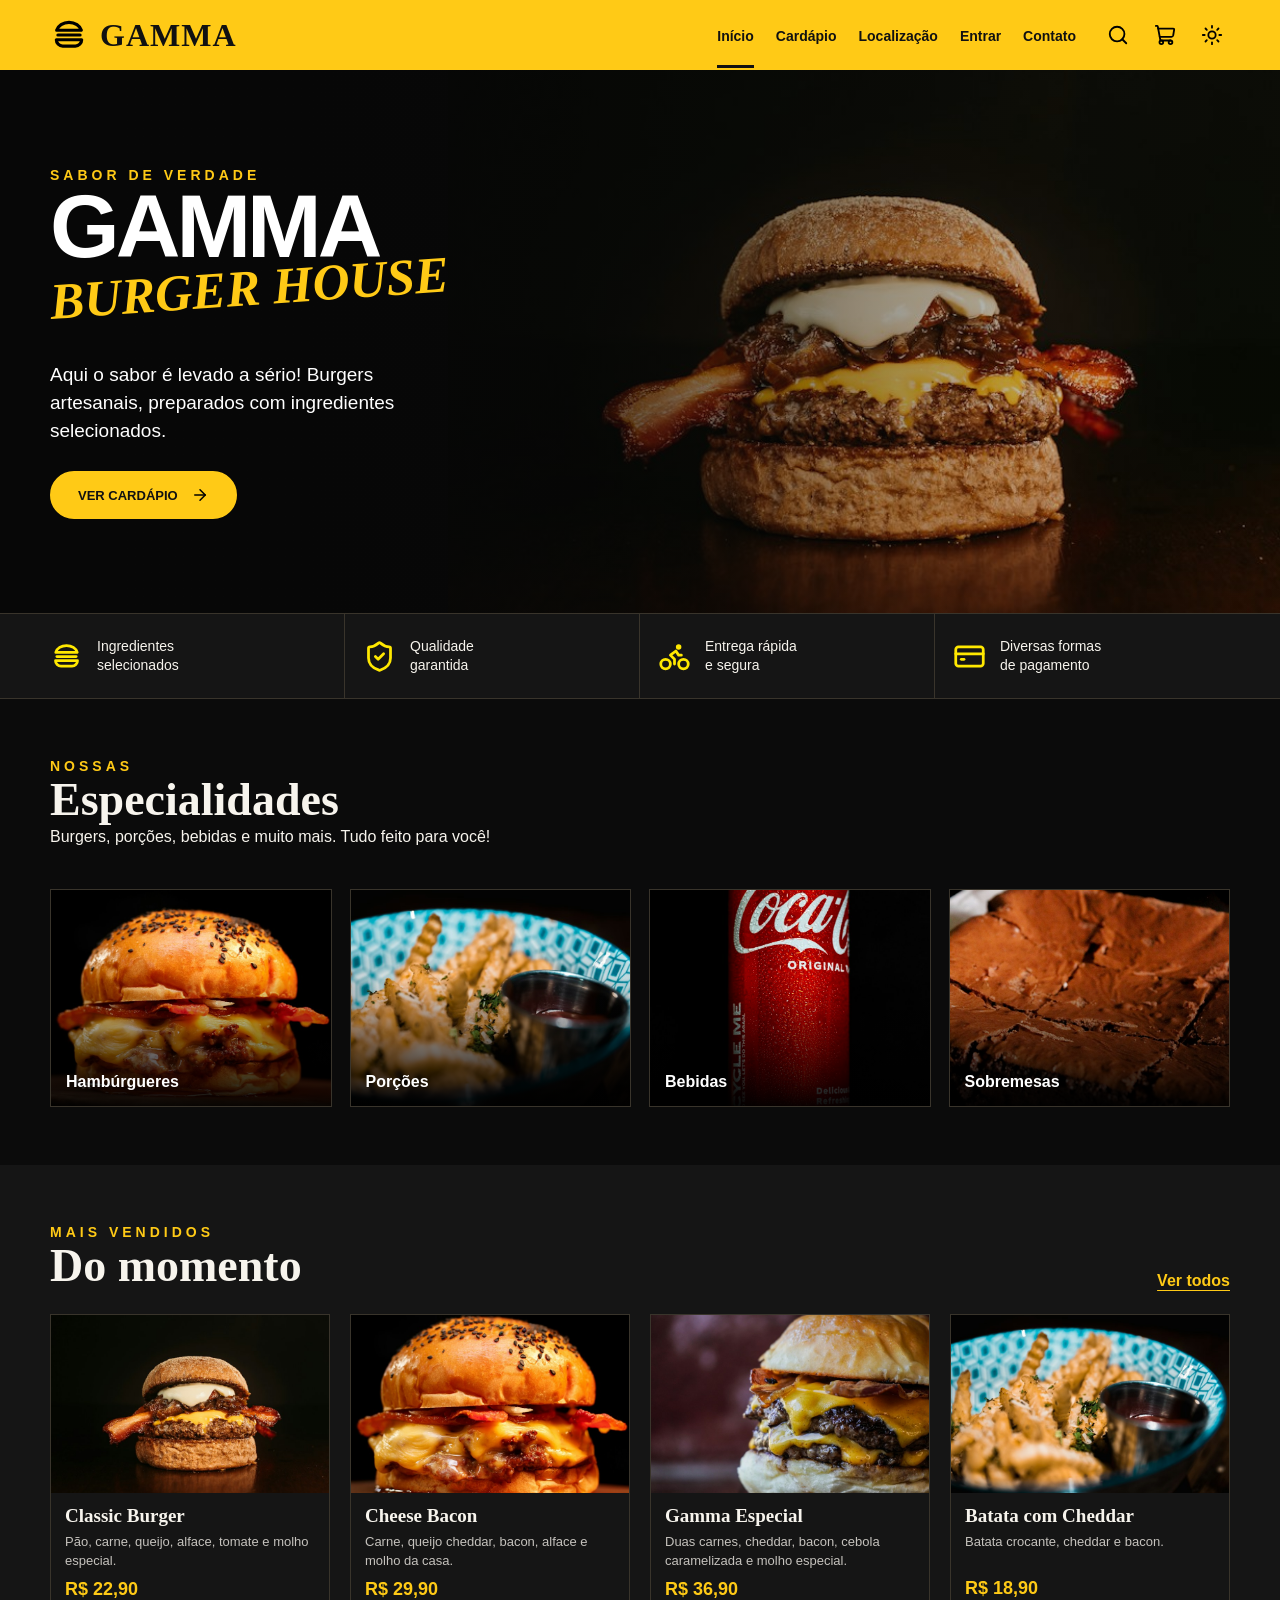
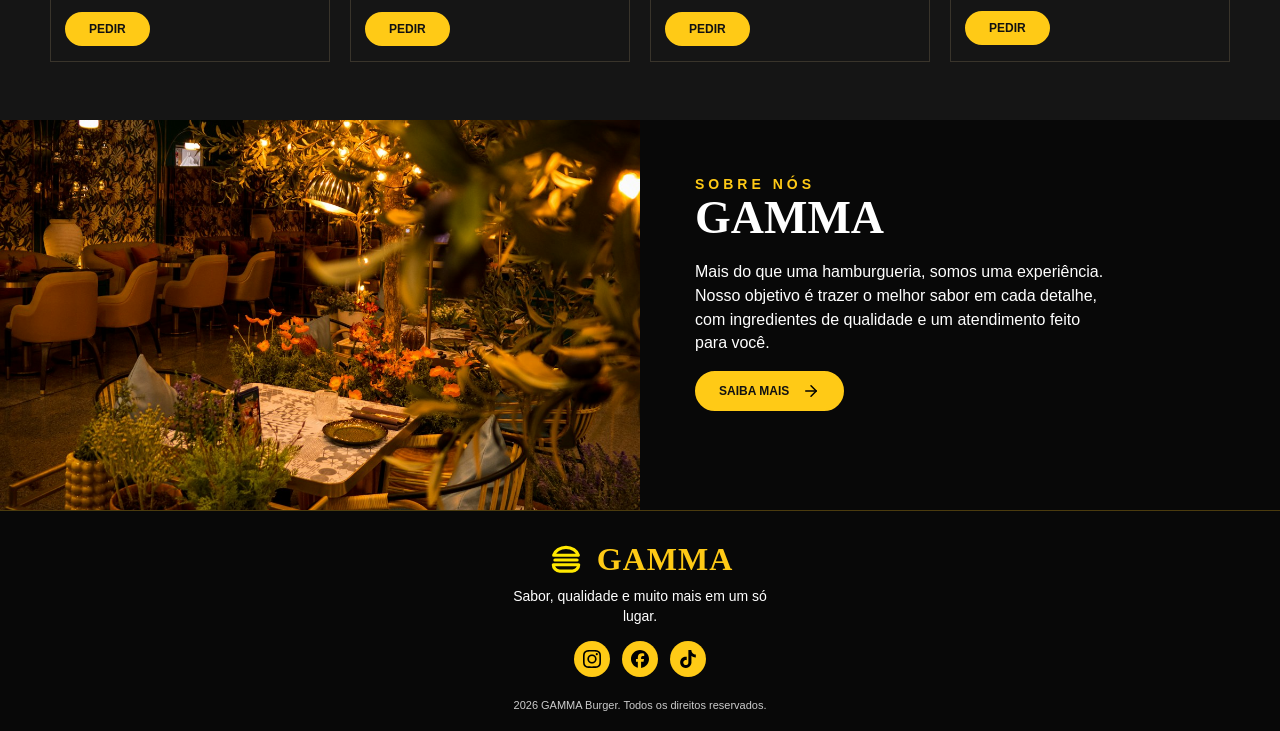
<file: index.html>
<!doctype html>
<html lang="pt-BR">
  <head>
    <meta charset="utf-8">
    <meta name="viewport" content="width=device-width, initial-scale=1">
    <title>GAMMA Burger House</title>
    <link rel="stylesheet" href="style.css">
    <script src="script.js" defer></script>
  </head>
  <body>
    <header class="cabecalho">
      <div class="container barra">
        <a class="marca" href="index.html">
          <img src="imagens/hamburguer.svg" alt="">
          GAMMA
        </a>
        <nav class="navegacao" id="navegacao" aria-label="Navegação principal">
          <a class="ativo" href="index.html">Início</a>
          <a href="cardapio.html">Cardápio</a>
          <a href="localizacao.html">Localização</a>
          <a href="login.html">Entrar</a>
          <a href="contato.html">Contato</a>
        </nav>
        <div class="acoes-menu">
          <button class="botao-icone" id="botao-busca" type="button" aria-label="Mostrar busca" aria-expanded="false">
            <img class="icone" src="imagens/busca.svg" alt="">
          </button>
          <button class="botao-icone" id="botao-carrinho" type="button" aria-label="Abrir carrinho">
            <img class="icone" src="imagens/carrinho.svg" alt="">
          </button>
          <button class="botao-icone" id="botao-tema" type="button" aria-label="Ativar modo claro">
            <img class="icone" src="imagens/sol.svg" alt="">
          </button>
          <button class="botao-icone botao-menu" id="botao-menu" type="button" aria-label="Abrir menu" aria-expanded="false">
            <img class="icone" src="imagens/menu.svg" alt="">
          </button>
        </div>
      </div>
      <div class="busca-painel" id="busca-painel">
        <form class="container formulario-busca" action="cardapio.html" method="get" role="search">
          <input id="campo-busca" name="busca" type="text" maxlength="50" placeholder="Buscar no cardápio" aria-label="Campo de busca">
          <button class="botao pequeno" type="submit">Buscar</button>
        </form>
      </div>
    </header>
    <main>
      <section class="capa capa-inicio">
        <div class="sombra-capa"></div>
        <img class="foto-capa" src="imagens/imagem(4).jpg" alt="Hambúrguer artesanal com queijo e bacon">
        <div class="container">
          <div class="conteudo-capa">
            <span class="sobretitulo">Sabor de verdade</span>
            <h1>GAMMA</h1>
            <span class="submarca">BURGER HOUSE</span>
            <p>Aqui o sabor é levado a sério! Burgers artesanais, preparados com ingredientes selecionados.</p>
            <a class="botao" href="cardapio.html">
              Ver cardápio
              <img src="imagens/seta-direita.svg" alt="">
            </a>
          </div>
        </div>
      </section>
      <section class="vantagens" aria-label="Nossos diferenciais">
        <div class="container">
          <div class="vantagem">
            <img class="icone amarelo" src="imagens/hamburguer.svg" alt="">
            <span>
              Ingredientes
              <br>
              selecionados
            </span>
          </div>
          <div class="vantagem">
            <img class="icone amarelo" src="imagens/escudo.svg" alt="">
            <span>
              Qualidade
              <br>
              garantida
            </span>
          </div>
          <div class="vantagem">
            <img class="icone amarelo" src="imagens/bicicleta.svg" alt="">
            <span>
              Entrega rápida
              <br>
              e segura
            </span>
          </div>
          <div class="vantagem">
            <img class="icone amarelo" src="imagens/cartao.svg" alt="">
            <span>
              Diversas formas
              <br>
              de pagamento
            </span>
          </div>
        </div>
      </section>
      <section class="secao">
        <div class="container">
          <div class="secao-titulo">
            <div>
              <span class="sobretitulo">Nossas</span>
              <h2>Especialidades</h2>
              <p>Burgers, porções, bebidas e muito mais. Tudo feito para você!</p>
            </div>
          </div>
          <div class="grade-categorias">
            <a class="categoria" href="cardapio.html#hamburgueres">
              <img src="imagens/imagem(3).jpg" alt="Hambúrguer">
              <div class="sombra-categoria"></div>
              <span class="nome-categoria">Hambúrgueres</span>
            </a>
            <a class="categoria" href="cardapio.html#porcoes">
              <img src="imagens/imagem(0).jpg" alt="Porção de batatas fritas">
              <div class="sombra-categoria"></div>
              <span class="nome-categoria">Porções</span>
            </a>
            <a class="categoria" href="cardapio.html#refrigerantes">
              <img src="imagens/imagem(6).jpg" alt="Lata de refrigerante">
              <div class="sombra-categoria"></div>
              <span class="nome-categoria">Bebidas</span>
            </a>
            <a class="categoria" href="cardapio.html#sobremesas">
              <img src="imagens/imagem(2).jpg" alt="Brownie de chocolate">
              <div class="sombra-categoria"></div>
              <span class="nome-categoria">Sobremesas</span>
            </a>
          </div>
        </div>
      </section>
      <section class="secao secao-escura">
        <div class="container">
          <div class="secao-titulo">
            <div>
              <span class="sobretitulo">Mais vendidos</span>
              <h2>Do momento</h2>
            </div>
            <a class="link-amarelo" href="cardapio.html">Ver todos</a>
          </div>
          <div class="grade-produtos">
            <article class="produto">
              <img src="imagens/imagem(4).jpg" alt="Classic Burger">
              <div class="produto-info">
                <h3>Classic Burger</h3>
                <p>Pão, carne, queijo, alface, tomate e molho especial.</p>
                <div class="preco">R$ 22,90</div>
                <button class="botao pequeno" type="button" data-produto="Classic Burger" data-preco="22.90">Pedir</button>
              </div>
            </article>
            <article class="produto">
              <img src="imagens/imagem(3).jpg" alt="Cheese Bacon">
              <div class="produto-info">
                <h3>Cheese Bacon</h3>
                <p>Carne, queijo cheddar, bacon, alface e molho da casa.</p>
                <div class="preco">R$ 29,90</div>
                <button class="botao pequeno" type="button" data-produto="Cheese Bacon" data-preco="29.90">Pedir</button>
              </div>
            </article>
            <article class="produto">
              <img src="imagens/imagem(5).jpg" alt="Gamma Especial">
              <div class="produto-info">
                <h3>Gamma Especial</h3>
                <p>Duas carnes, cheddar, bacon, cebola caramelizada e molho especial.</p>
                <div class="preco">R$ 36,90</div>
                <button class="botao pequeno" type="button" data-produto="Gamma Especial" data-preco="36.90">Pedir</button>
              </div>
            </article>
            <article class="produto">
              <img src="imagens/imagem(0).jpg" alt="Batata com Cheddar">
              <div class="produto-info">
                <h3>Batata com Cheddar</h3>
                <p>Batata crocante, cheddar e bacon.</p>
                <div class="preco">R$ 18,90</div>
                <button class="botao pequeno" type="button" data-produto="Batata com Cheddar" data-preco="18.90">Pedir</button>
              </div>
            </article>
          </div>
        </div>
      </section>
      <section class="sobre" id="sobre">
        <img src="imagens/imagem.jpg" alt="Ambiente de restaurante com luzes quentes">
        <div class="sobre-texto">
          <span class="sobretitulo">Sobre nós</span>
          <h2>GAMMA</h2>
          <p>Mais do que uma hamburgueria, somos uma experiência. Nosso objetivo é trazer o melhor sabor em cada detalhe, com ingredientes de qualidade e um atendimento feito para você.</p>
          <a class="botao pequeno" href="contato.html">
            Saiba mais
              <img src="imagens/seta-direita.svg" alt="">
          </a>
        </div>
      </section>
    </main>
    <footer class="rodape">
      <div class="container">
        <a class="marca" href="index.html">
          <img src="imagens/hamburguer.svg" alt="">
          GAMMA
        </a>
        <p>Sabor, qualidade e muito mais em um só lugar.</p>
        <div class="redes">
          <span class="rede" aria-label="Instagram">
            <img src="imagens/logo-instagram.svg" alt="">
          </span>
          <span class="rede" aria-label="Facebook">
            <img src="imagens/logo-facebook.svg" alt="">
          </span>
          <span class="rede" aria-label="TikTok">
            <img src="imagens/logo-tiktok.svg" alt="">
          </span>
        </div>
        <small>2026 GAMMA Burger. Todos os direitos reservados.</small>
      </div>
    </footer>
  </body>
</html>
</file>
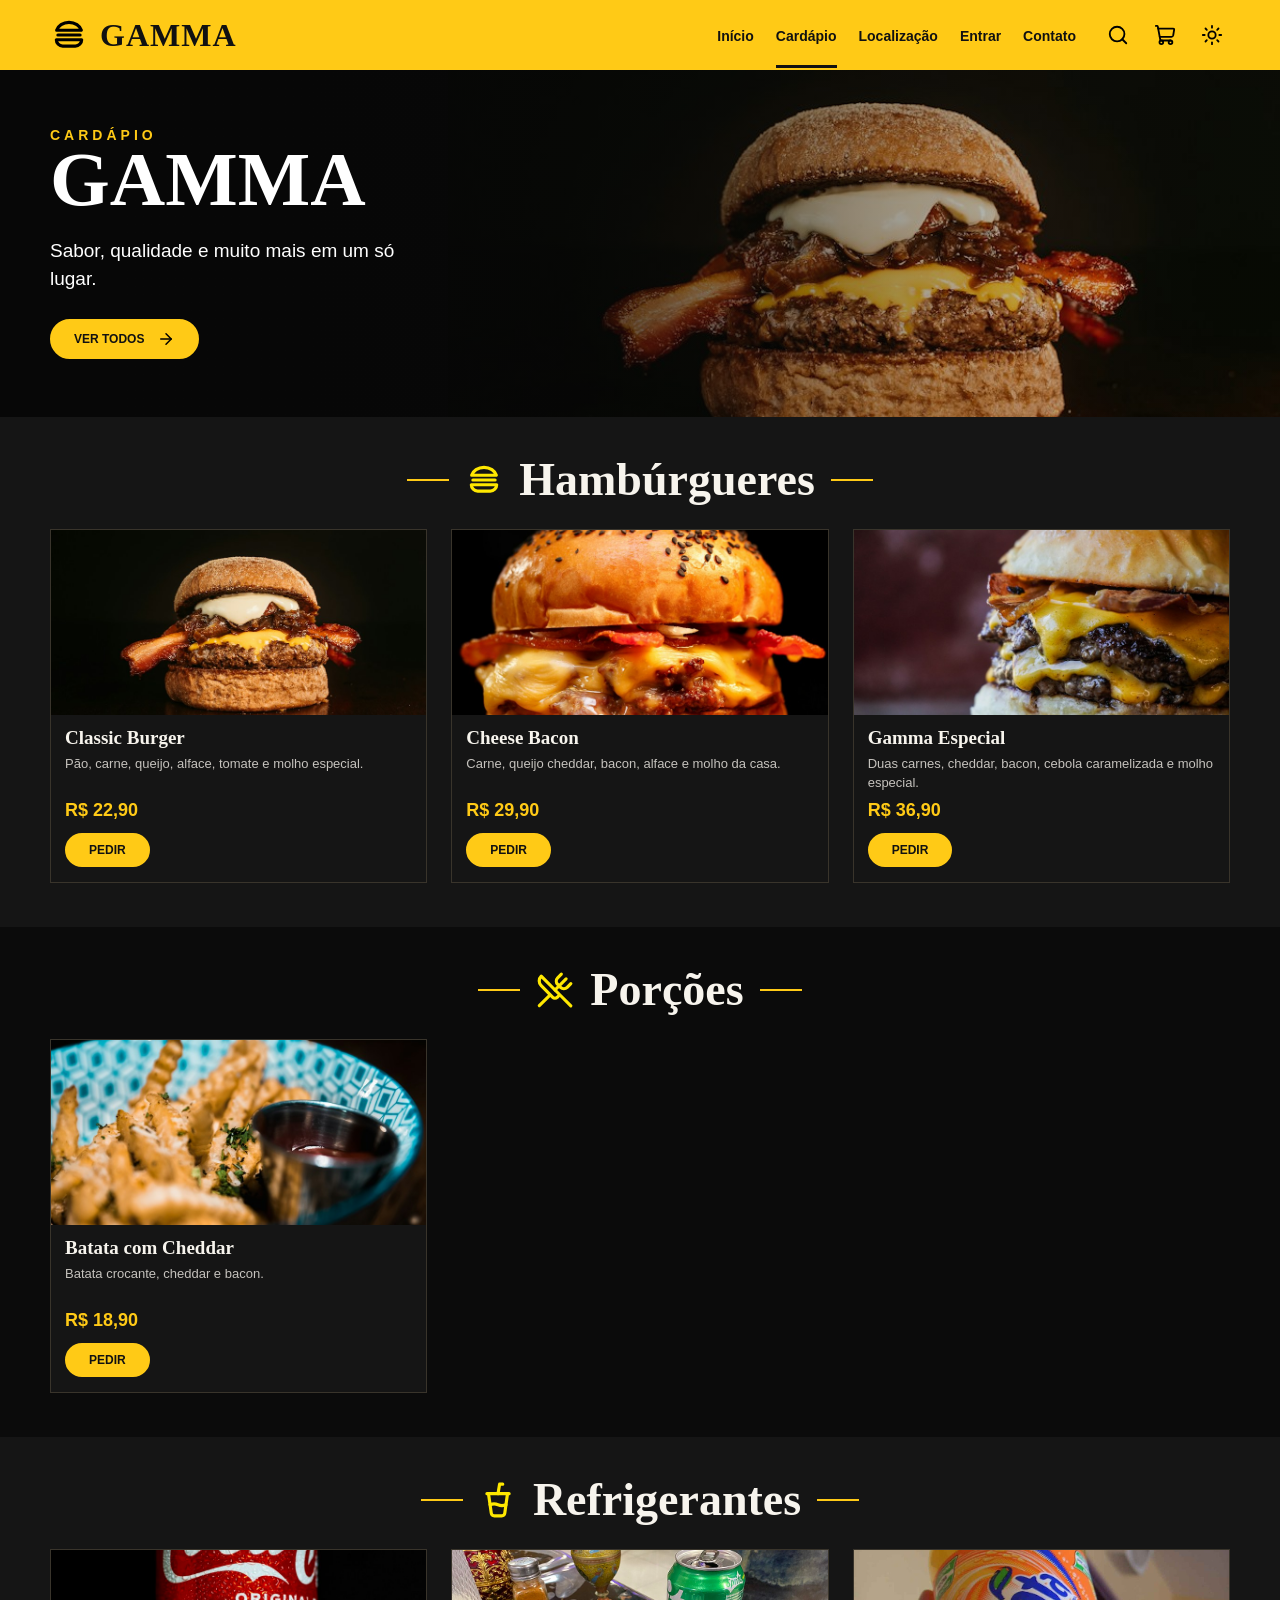
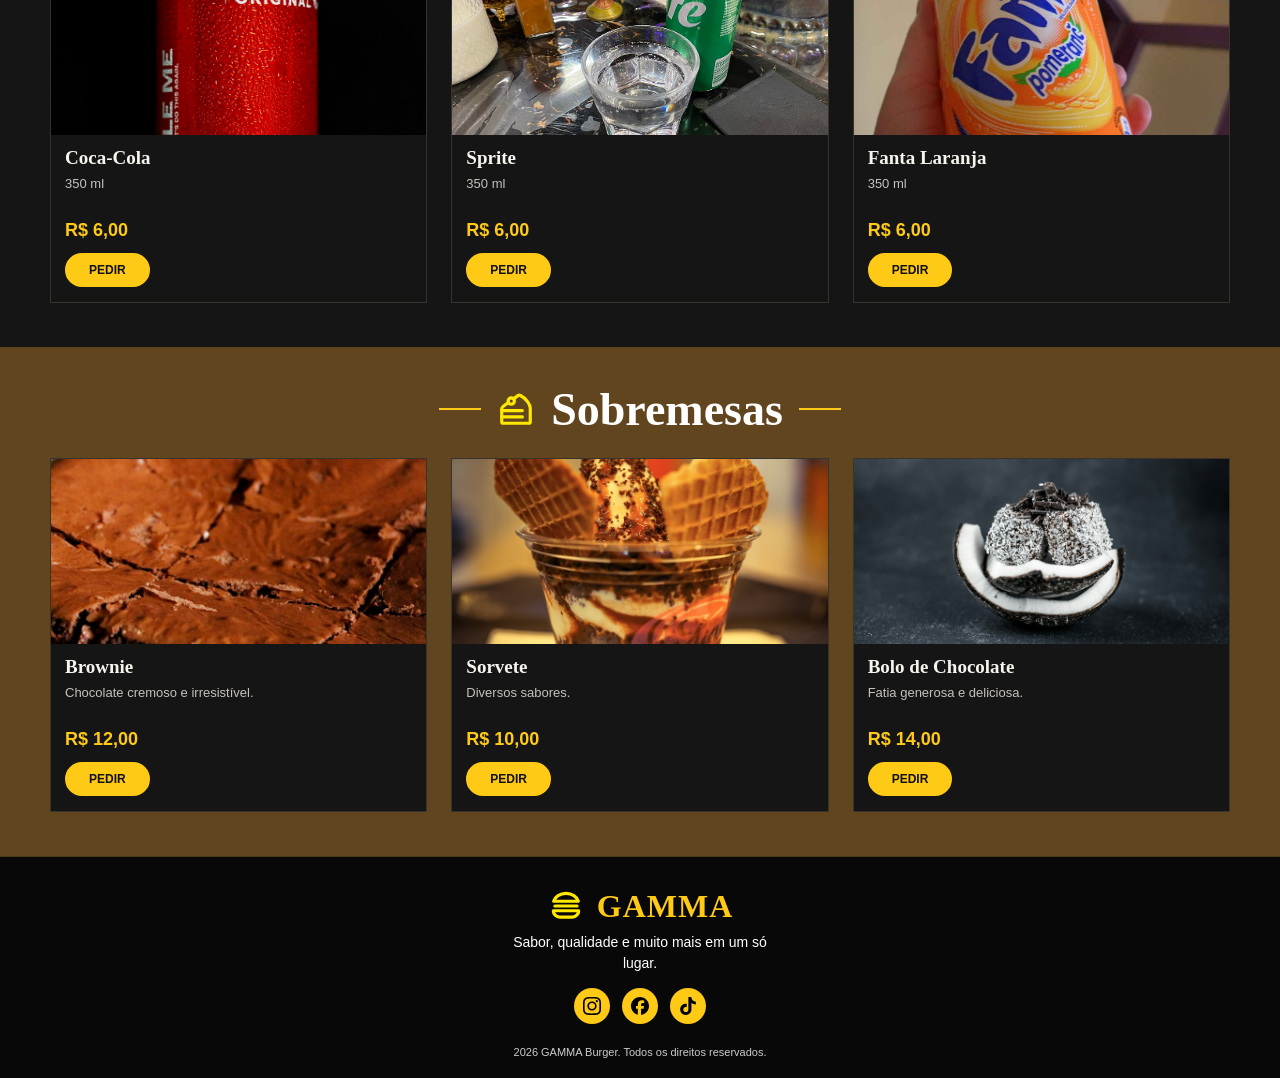
<file: cardapio.html>
<!doctype html>
<html lang="pt-BR">
  <head>
    <meta charset="utf-8">
    <meta name="viewport" content="width=device-width, initial-scale=1">
    <title>Cardápio - GAMMA</title>
    <link rel="stylesheet" href="style.css">
    <script src="script.js" defer></script>
  </head>
  <body>
    <header class="cabecalho">
      <div class="container barra">
        <a class="marca" href="index.html">
          <img src="imagens/hamburguer.svg" alt="">
          GAMMA
        </a>
        <nav class="navegacao" id="navegacao" aria-label="Navegação principal">
          <a href="index.html">Início</a>
          <a class="ativo" href="cardapio.html">Cardápio</a>
          <a href="localizacao.html">Localização</a>
          <a href="login.html">Entrar</a>
          <a href="contato.html">Contato</a>
        </nav>
        <div class="acoes-menu">
          <button class="botao-icone" id="botao-busca" type="button" aria-label="Mostrar busca" aria-expanded="false">
            <img class="icone" src="imagens/busca.svg" alt="">
          </button>
          <button class="botao-icone" id="botao-carrinho" type="button" aria-label="Abrir carrinho">
            <img class="icone" src="imagens/carrinho.svg" alt="">
          </button>
          <button class="botao-icone" id="botao-tema" type="button" aria-label="Ativar modo claro">
            <img class="icone" src="imagens/sol.svg" alt="">
          </button>
          <button class="botao-icone botao-menu" id="botao-menu" type="button" aria-label="Abrir menu" aria-expanded="false">
            <img class="icone" src="imagens/menu.svg" alt="">
          </button>
        </div>
      </div>
      <div class="busca-painel" id="busca-painel">
        <form class="container formulario-busca" action="cardapio.html" method="get" role="search">
          <input id="campo-busca" name="busca" type="text" maxlength="50" placeholder="Buscar no cardápio" aria-label="Campo de busca">
          <button class="botao pequeno" type="submit">Buscar</button>
        </form>
      </div>
    </header>
    <main>
      <section class="capa capa-curta">
        <div class="sombra-capa"></div>
        <img class="foto-capa" src="imagens/imagem(4).jpg" alt="Hambúrguer artesanal">
        <div class="container">
          <div class="conteudo-capa">
            <span class="sobretitulo">Cardápio</span>
            <h1>GAMMA</h1>
            <p>Sabor, qualidade e muito mais em um só lugar.</p>
            <a class="botao pequeno" href="cardapio.html#hamburgueres">
              Ver todos
              <img src="imagens/seta-direita.svg" alt="">
            </a>
          </div>
        </div>
      </section>
      <p class="container aviso-busca" id="aviso-busca" role="status" hidden></p>
      <section class="categoria-menu secao-escura" id="hamburgueres">
        <div class="container">
          <div class="titulo-central">
            <span class="linha"></span>
            <img class="icone amarelo" src="imagens/hamburguer.svg" alt="">
            <h2>Hambúrgueres</h2>
            <span class="linha"></span>
          </div>
          <div class="grade-menu">
            <article class="produto">
              <img src="imagens/imagem(4).jpg" alt="Classic Burger">
              <div class="produto-info">
                <h3>Classic Burger</h3>
                <p>Pão, carne, queijo, alface, tomate e molho especial.</p>
                <div class="preco">R$ 22,90</div>
                <button class="botao pequeno" type="button" data-produto="Classic Burger" data-preco="22.90">Pedir</button>
              </div>
            </article>
            <article class="produto">
              <img src="imagens/imagem(3).jpg" alt="Cheese Bacon">
              <div class="produto-info">
                <h3>Cheese Bacon</h3>
                <p>Carne, queijo cheddar, bacon, alface e molho da casa.</p>
                <div class="preco">R$ 29,90</div>
                <button class="botao pequeno" type="button" data-produto="Cheese Bacon" data-preco="29.90">Pedir</button>
              </div>
            </article>
            <article class="produto">
              <img src="imagens/imagem(5).jpg" alt="Gamma Especial">
              <div class="produto-info">
                <h3>Gamma Especial</h3>
                <p>Duas carnes, cheddar, bacon, cebola caramelizada e molho especial.</p>
                <div class="preco">R$ 36,90</div>
                <button class="botao pequeno" type="button" data-produto="Gamma Especial" data-preco="36.90">Pedir</button>
              </div>
            </article>
          </div>
        </div>
      </section>
      <section class="categoria-menu" id="porcoes">
        <div class="container">
          <div class="titulo-central">
            <span class="linha"></span>
            <img class="icone amarelo" src="imagens/talheres.svg" alt="">
            <h2>Porções</h2>
            <span class="linha"></span>
          </div>
          <div class="grade-menu">
            <article class="produto">
              <img src="imagens/imagem(0).jpg" alt="Batata com Cheddar">
              <div class="produto-info">
                <h3>Batata com Cheddar</h3>
                <p>Batata crocante, cheddar e bacon.</p>
                <div class="preco">R$ 18,90</div>
                <button class="botao pequeno" type="button" data-produto="Batata com Cheddar" data-preco="18.90">Pedir</button>
              </div>
            </article>
          </div>
        </div>
      </section>
      <section class="categoria-menu secao-escura" id="refrigerantes">
        <div class="container">
          <div class="titulo-central">
            <span class="linha"></span>
            <img class="icone amarelo" src="imagens/copo-refrigerante.svg" alt="">
            <h2>Refrigerantes</h2>
            <span class="linha"></span>
          </div>
          <div class="grade-menu">
            <article class="produto">
              <img src="imagens/imagem(6).jpg" alt="Lata de Coca-Cola">
              <div class="produto-info">
                <h3>Coca-Cola</h3>
                <p>350 ml</p>
                <div class="preco">R$ 6,00</div>
                <button class="botao pequeno" type="button" data-produto="Coca-Cola" data-preco="6.00">Pedir</button>
              </div>
            </article>
            <article class="produto">
              <img src="imagens/imagem(8).jpg" alt="Lata de Sprite">
              <div class="produto-info">
                <h3>Sprite</h3>
                <p>350 ml</p>
                <div class="preco">R$ 6,00</div>
                <button class="botao pequeno" type="button" data-produto="Sprite" data-preco="6.00">Pedir</button>
              </div>
            </article>
            <article class="produto">
              <img src="imagens/imagem(7).jpg" alt="Fanta Laranja">
              <div class="produto-info">
                <h3>Fanta Laranja</h3>
                <p>350 ml</p>
                <div class="preco">R$ 6,00</div>
                <button class="botao pequeno" type="button" data-produto="Fanta Laranja" data-preco="6.00">Pedir</button>
              </div>
            </article>
          </div>
        </div>
      </section>
      <section class="categoria-menu fundo-marrom" id="sobremesas">
        <div class="container">
          <div class="titulo-central">
            <span class="linha"></span>
            <img class="icone amarelo" src="imagens/bolo.svg" alt="">
            <h2>Sobremesas</h2>
            <span class="linha"></span>
          </div>
          <div class="grade-menu">
            <article class="produto">
              <img src="imagens/imagem(2).jpg" alt="Brownie de chocolate">
              <div class="produto-info">
                <h3>Brownie</h3>
                <p>Chocolate cremoso e irresistível.</p>
                <div class="preco">R$ 12,00</div>
                <button class="botao pequeno" type="button" data-produto="Brownie" data-preco="12.00">Pedir</button>
              </div>
            </article>
            <article class="produto">
              <img src="imagens/imagem(9).jpg" alt="Sorvete com chocolate">
              <div class="produto-info">
                <h3>Sorvete</h3>
                <p>Diversos sabores.</p>
                <div class="preco">R$ 10,00</div>
                <button class="botao pequeno" type="button" data-produto="Sorvete" data-preco="10.00">Pedir</button>
              </div>
            </article>
            <article class="produto">
              <img src="imagens/imagem(1).jpg" alt="Bolo de Chocolate">
              <div class="produto-info">
                <h3>Bolo de Chocolate</h3>
                <p>Fatia generosa e deliciosa.</p>
                <div class="preco">R$ 14,00</div>
                <button class="botao pequeno" type="button" data-produto="Bolo de Chocolate" data-preco="14.00">Pedir</button>
              </div>
            </article>
          </div>
        </div>
      </section>
    </main>
    <footer class="rodape">
      <div class="container">
        <a class="marca" href="index.html">
          <img src="imagens/hamburguer.svg" alt="">
          GAMMA
        </a>
        <p>Sabor, qualidade e muito mais em um só lugar.</p>
        <div class="redes">
          <span class="rede" aria-label="Instagram">
            <img src="imagens/logo-instagram.svg" alt="">
          </span>
          <span class="rede" aria-label="Facebook">
            <img src="imagens/logo-facebook.svg" alt="">
          </span>
          <span class="rede" aria-label="TikTok">
            <img src="imagens/logo-tiktok.svg" alt="">
          </span>
        </div>
        <small>2026 GAMMA Burger. Todos os direitos reservados.</small>
      </div>
    </footer>
  </body>
</html>
</file>
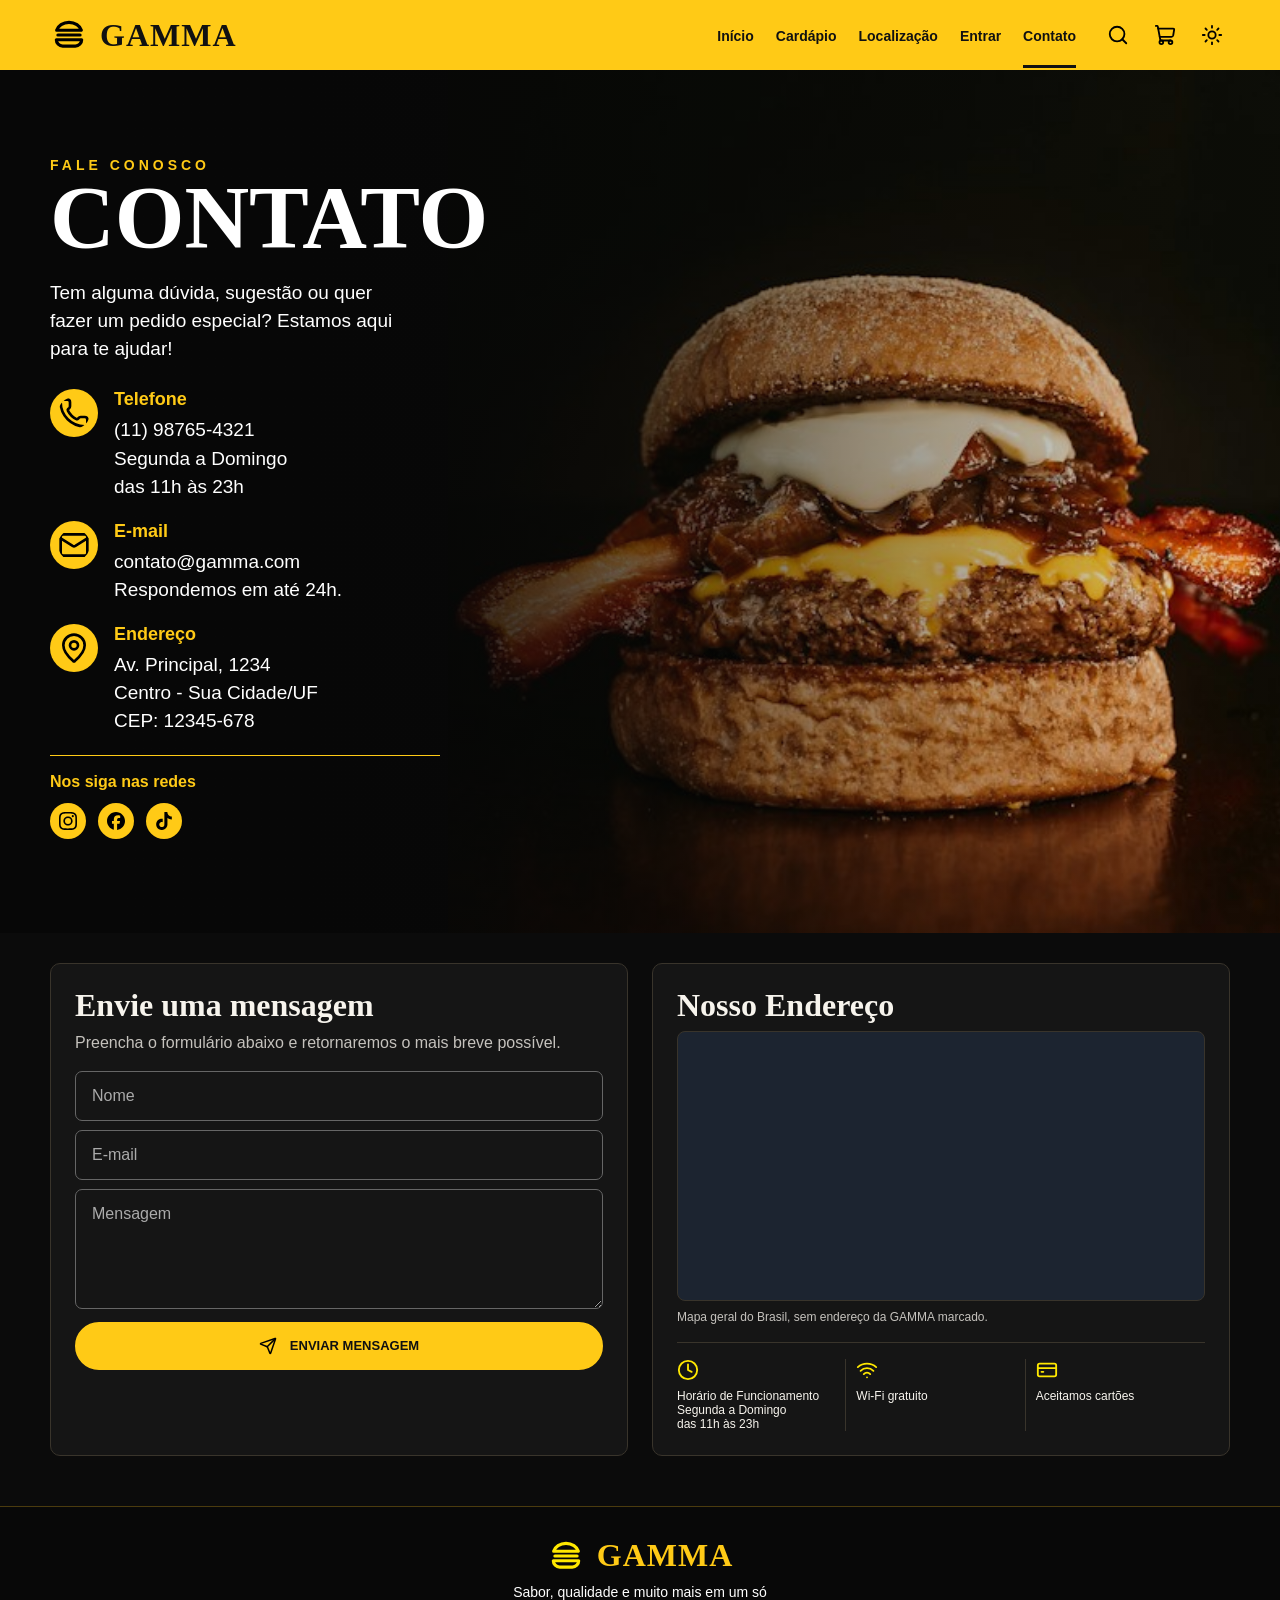
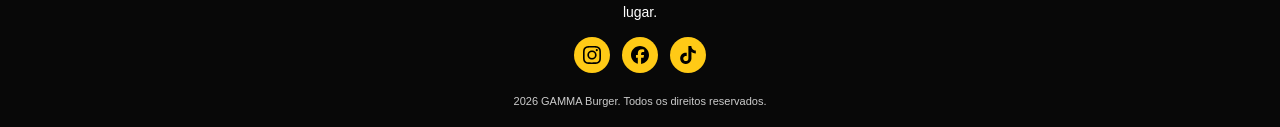
<file: contato.html>
<!doctype html>
<html lang="pt-BR">
  <head>
    <meta charset="utf-8">
    <meta name="viewport" content="width=device-width, initial-scale=1">
    <title>Contato - GAMMA</title>
    <link rel="stylesheet" href="style.css">
    <script src="script.js" defer></script>
  </head>
  <body>
    <header class="cabecalho">
      <div class="container barra">
        <a class="marca" href="index.html">
          <img src="imagens/hamburguer.svg" alt="">
          GAMMA
        </a>
        <nav class="navegacao" id="navegacao" aria-label="Navegação principal">
          <a href="index.html">Início</a>
          <a href="cardapio.html">Cardápio</a>
          <a href="localizacao.html">Localização</a>
          <a href="login.html">Entrar</a>
          <a class="ativo" href="contato.html">Contato</a>
        </nav>
        <div class="acoes-menu">
          <button class="botao-icone" id="botao-busca" type="button" aria-label="Mostrar busca" aria-expanded="false">
            <img class="icone" src="imagens/busca.svg" alt="">
          </button>
          <button class="botao-icone" id="botao-carrinho" type="button" aria-label="Abrir carrinho">
            <img class="icone" src="imagens/carrinho.svg" alt="">
          </button>
          <button class="botao-icone" id="botao-tema" type="button" aria-label="Ativar modo claro">
            <img class="icone" src="imagens/sol.svg" alt="">
          </button>
          <button class="botao-icone botao-menu" id="botao-menu" type="button" aria-label="Abrir menu" aria-expanded="false">
            <img class="icone" src="imagens/menu.svg" alt="">
          </button>
        </div>
      </div>
      <div class="busca-painel" id="busca-painel">
        <form class="container formulario-busca" action="cardapio.html" method="get" role="search">
          <input id="campo-busca" name="busca" type="text" maxlength="50" placeholder="Buscar no cardápio" aria-label="Campo de busca">
          <button class="botao pequeno" type="submit">Buscar</button>
        </form>
      </div>
    </header>
    <main>
      <section class="capa capa-contato">
        <div class="sombra-capa"></div>
        <img class="foto-capa" src="imagens/imagem(4).jpg" alt="Hambúrguer artesanal">
        <div class="container">
          <div class="conteudo-capa">
            <span class="sobretitulo">Fale conosco</span>
            <h1>CONTATO</h1>
            <p>Tem alguma dúvida, sugestão ou quer fazer um pedido especial? Estamos aqui para te ajudar!</p>
            <div class="contato-infos">
              <div class="dado-local">
                <img class="icone" src="imagens/telefone.svg" alt="">
                <div>
                  <strong>Telefone</strong>
                  <p>
                    (11) 98765-4321
                    <br>
                    Segunda a Domingo
                    <br>
                    das 11h às 23h
                  </p>
                </div>
              </div>
              <div class="dado-local">
                <img class="icone" src="imagens/email.svg" alt="">
                <div>
                  <strong>E-mail</strong>
                  <p>
                    contato@gamma.com
                    <br>
                    Respondemos em até 24h.
                  </p>
                </div>
              </div>
              <div class="dado-local">
                <img class="icone" src="imagens/marcador-mapa.svg" alt="">
                <div>
                  <strong>Endereço</strong>
                  <p>
                    Av. Principal, 1234
                    <br>
                    Centro - Sua Cidade/UF
                    <br>
                    CEP: 12345-678
                  </p>
                </div>
              </div>
              <div class="redes-linha">
                <strong>Nos siga nas redes</strong>
                <div class="redes">
                  <span class="rede" aria-label="Instagram">
                    <img src="imagens/logo-instagram.svg" alt="">
                  </span>
                  <span class="rede" aria-label="Facebook">
                    <img src="imagens/logo-facebook.svg" alt="">
                  </span>
                  <span class="rede" aria-label="TikTok">
                    <img src="imagens/logo-tiktok.svg" alt="">
                  </span>
                </div>
              </div>
            </div>
          </div>
        </div>
      </section>
      <section class="container contato-grade">
        <div class="painel">
          <h2>Envie uma mensagem</h2>
          <p>Preencha o formulário abaixo e retornaremos o mais breve possível.</p>
          <form id="formulario-contato">
            <input name="nome" type="text" maxlength="70" placeholder="Nome" aria-label="Nome" required>
            <input name="email" type="email" maxlength="100" placeholder="E-mail" aria-label="E-mail" required>
            <textarea name="mensagem" maxlength="1000" placeholder="Mensagem" aria-label="Mensagem" required></textarea>
            <button class="botao largo" type="submit">
              <img src="imagens/enviar.svg" alt="">
              Enviar mensagem
            </button>
            <p class="aviso-form" id="aviso-contato" role="status"></p>
          </form>
        </div>
        <div class="painel">
          <h2>Nosso Endereço</h2>
          <div class="mapa">
            <iframe src="https://www.google.com/maps?q=Brasil&amp;output=embed" title="Google Maps sem endereço da GAMMA marcado" loading="lazy" referrerpolicy="no-referrer-when-downgrade"></iframe>
          </div>
          <p class="nota-mapa">Mapa geral do Brasil, sem endereço da GAMMA marcado.</p>
          <div class="contato-extras">
            <div>
              <img class="icone amarelo" src="imagens/relogio.svg" alt="">
              Horário de Funcionamento
              <br>
              Segunda a Domingo
              <br>
              das 11h às 23h
            </div>
            <div>
              <img class="icone amarelo" src="imagens/wifi.svg" alt="">
              Wi-Fi gratuito
            </div>
            <div>
              <img class="icone amarelo" src="imagens/cartao.svg" alt="">
              Aceitamos cartões
            </div>
          </div>
        </div>
      </section>
    </main>
    <footer class="rodape">
      <div class="container">
        <a class="marca" href="index.html">
          <img src="imagens/hamburguer.svg" alt="">
          GAMMA
        </a>
        <p>Sabor, qualidade e muito mais em um só lugar.</p>
        <div class="redes">
          <span class="rede" aria-label="Instagram">
            <img src="imagens/logo-instagram.svg" alt="">
          </span>
          <span class="rede" aria-label="Facebook">
            <img src="imagens/logo-facebook.svg" alt="">
          </span>
          <span class="rede" aria-label="TikTok">
            <img src="imagens/logo-tiktok.svg" alt="">
          </span>
        </div>
        <small>2026 GAMMA Burger. Todos os direitos reservados.</small>
      </div>
    </footer>
  </body>
</html>
</file>
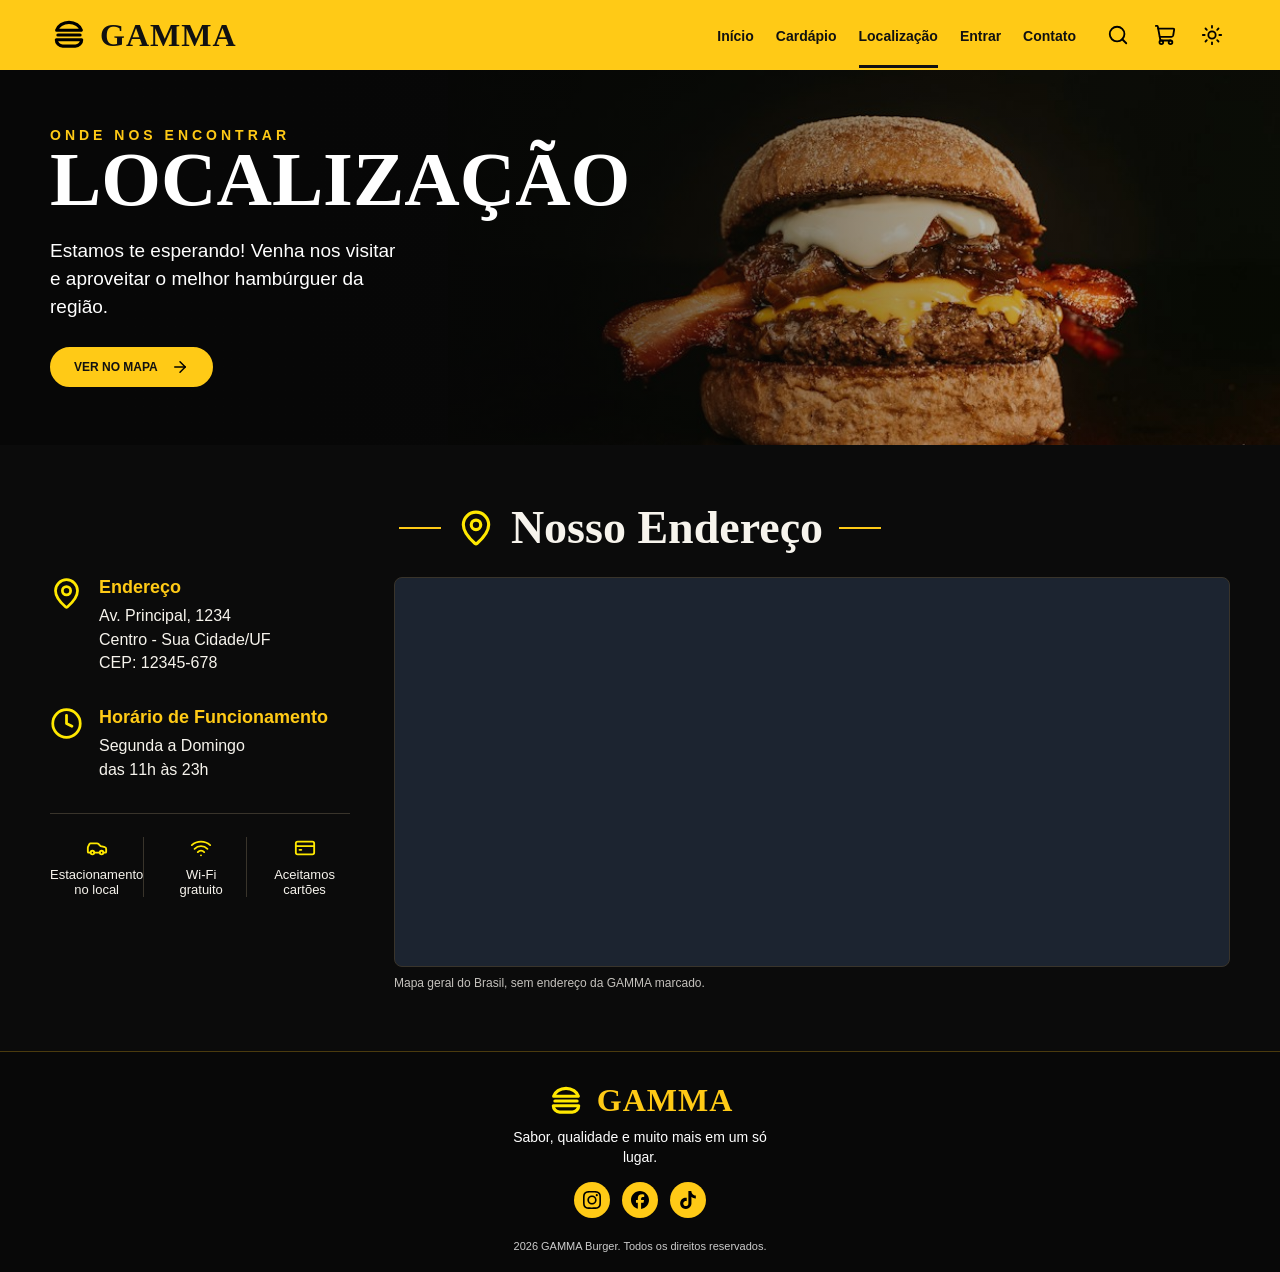
<file: localizacao.html>
<!doctype html>
<html lang="pt-BR">
  <head>
    <meta charset="utf-8">
    <meta name="viewport" content="width=device-width, initial-scale=1">
    <title>Localização - GAMMA</title>
    <link rel="stylesheet" href="style.css">
    <script src="script.js" defer></script>
  </head>
  <body class="pagina-localizacao">
    <header class="cabecalho">
      <div class="container barra">
        <a class="marca" href="index.html">
          <img src="imagens/hamburguer.svg" alt="">
          GAMMA
        </a>
        <nav class="navegacao" id="navegacao" aria-label="Navegação principal">
          <a href="index.html">Início</a>
          <a href="cardapio.html">Cardápio</a>
          <a class="ativo" href="localizacao.html">Localização</a>
          <a href="login.html">Entrar</a>
          <a href="contato.html">Contato</a>
        </nav>
        <div class="acoes-menu">
          <button class="botao-icone" id="botao-busca" type="button" aria-label="Mostrar busca" aria-expanded="false">
            <img class="icone" src="imagens/busca.svg" alt="">
          </button>
          <button class="botao-icone" id="botao-carrinho" type="button" aria-label="Abrir carrinho">
            <img class="icone" src="imagens/carrinho.svg" alt="">
          </button>
          <button class="botao-icone" id="botao-tema" type="button" aria-label="Ativar modo claro">
            <img class="icone" src="imagens/sol.svg" alt="">
          </button>
          <button class="botao-icone botao-menu" id="botao-menu" type="button" aria-label="Abrir menu" aria-expanded="false">
            <img class="icone" src="imagens/menu.svg" alt="">
          </button>
        </div>
      </div>
      <div class="busca-painel" id="busca-painel">
        <form class="container formulario-busca" action="cardapio.html" method="get" role="search">
          <input id="campo-busca" name="busca" type="text" maxlength="50" placeholder="Buscar no cardápio" aria-label="Campo de busca">
          <button class="botao pequeno" type="submit">Buscar</button>
        </form>
      </div>
    </header>
    <main>
      <section class="capa capa-curta">
        <div class="sombra-capa"></div>
        <img class="foto-capa" src="imagens/imagem(4).jpg" alt="Hambúrguer artesanal">
        <div class="container">
          <div class="conteudo-capa">
            <span class="sobretitulo">Onde nos encontrar</span>
            <h1>LOCALIZAÇÃO</h1>
            <p>Estamos te esperando! Venha nos visitar e aproveitar o melhor hambúrguer da região.</p>
            <a class="botao pequeno" href="#nosso-endereco">
              Ver no mapa
              <img src="imagens/seta-direita.svg" alt="">
            </a>
          </div>
        </div>
      </section>
      <section class="secao" id="nosso-endereco">
        <div class="container">
          <div class="titulo-central">
            <span class="linha"></span>
            <img class="icone amarelo" src="imagens/marcador-mapa.svg" alt="">
            <h2>Nosso Endereço</h2>
            <span class="linha"></span>
          </div>
          <div class="local-conteudo">
            <div>
              <div class="dado-local">
                <img class="icone amarelo" src="imagens/marcador-mapa.svg" alt="">
                <div>
                  <strong>Endereço</strong>
                  <p>
                    Av. Principal, 1234
                    <br>
                    Centro - Sua Cidade/UF
                    <br>
                    CEP: 12345-678
                  </p>
                </div>
              </div>
              <div class="dado-local">
                <img class="icone amarelo" src="imagens/relogio.svg" alt="">
                <div>
                  <strong>Horário de Funcionamento</strong>
                  <p>
                    Segunda a Domingo
                    <br>
                    das 11h às 23h
                  </p>
                </div>
              </div>
              <div class="extras-local">
                <div>
                  <img class="icone amarelo" src="imagens/carro.svg" alt="">
                  Estacionamento
                  <br>
                  no local
                </div>
                <div>
                  <img class="icone amarelo" src="imagens/wifi.svg" alt="">
                  Wi-Fi
                  <br>
                  gratuito
                </div>
                <div>
                  <img class="icone amarelo" src="imagens/cartao.svg" alt="">
                  Aceitamos
                  <br>
                  cartões
                </div>
              </div>
            </div>
            <div>
              <div class="mapa">
                <iframe src="https://www.google.com/maps?q=Brasil&amp;output=embed" title="Google Maps sem endereço da GAMMA marcado" loading="lazy" referrerpolicy="no-referrer-when-downgrade"></iframe>
              </div>
              <p class="nota-mapa">Mapa geral do Brasil, sem endereço da GAMMA marcado.</p>
            </div>
          </div>
        </div>
      </section>
    </main>
    <footer class="rodape">
      <div class="container">
        <a class="marca" href="index.html">
          <img src="imagens/hamburguer.svg" alt="">
          GAMMA
        </a>
        <p>Sabor, qualidade e muito mais em um só lugar.</p>
        <div class="redes">
          <span class="rede" aria-label="Instagram">
            <img src="imagens/logo-instagram.svg" alt="">
          </span>
          <span class="rede" aria-label="Facebook">
            <img src="imagens/logo-facebook.svg" alt="">
          </span>
          <span class="rede" aria-label="TikTok">
            <img src="imagens/logo-tiktok.svg" alt="">
          </span>
        </div>
        <small>2026 GAMMA Burger. Todos os direitos reservados.</small>
      </div>
    </footer>
  </body>
</html>
</file>
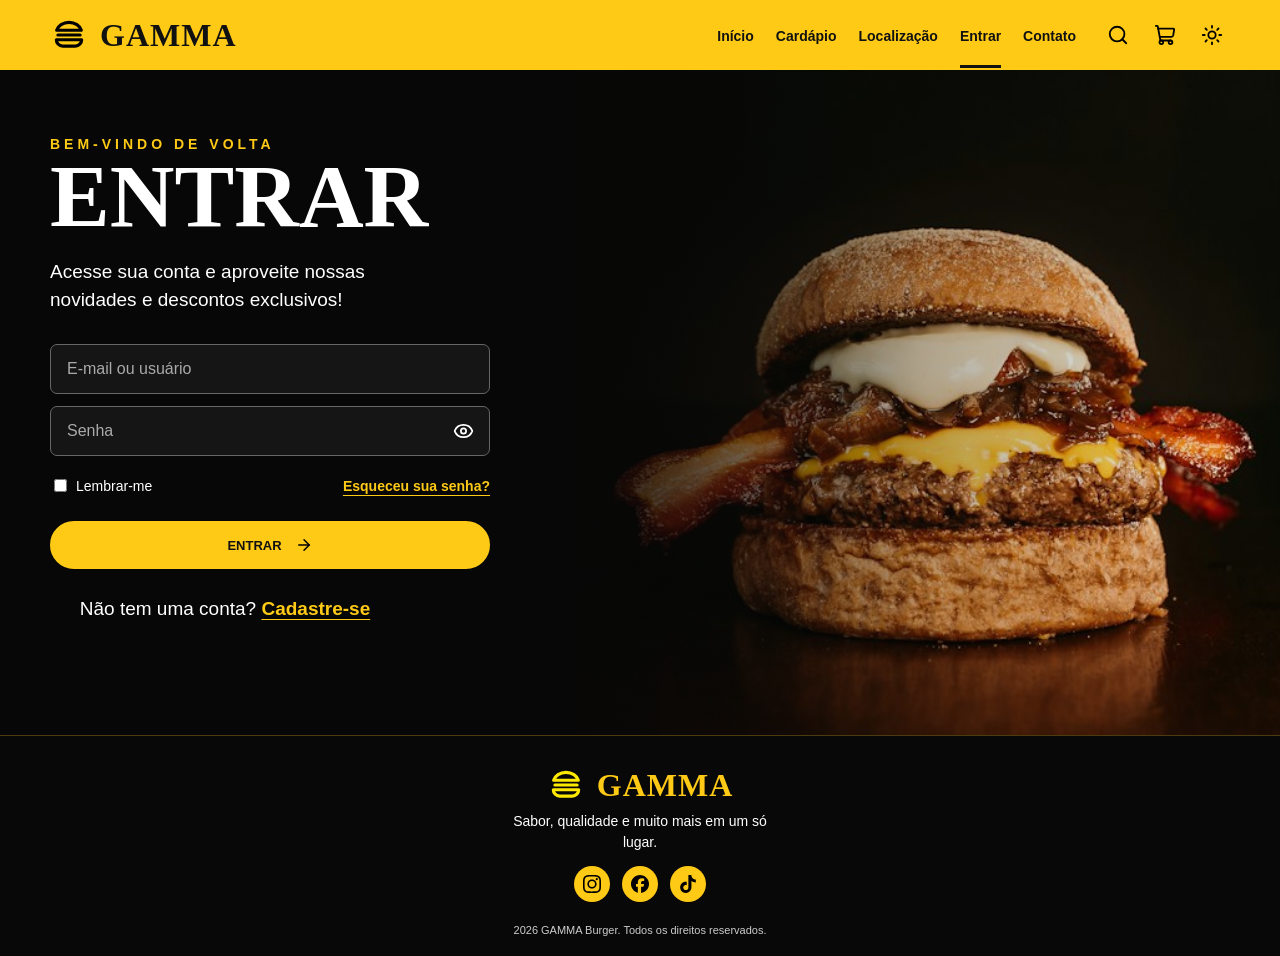
<file: login.html>
<!doctype html>
<html lang="pt-BR">
  <head>
    <meta charset="utf-8">
    <meta name="viewport" content="width=device-width, initial-scale=1">
    <title>Entrar - GAMMA</title>
    <link rel="stylesheet" href="style.css">
    <script src="script.js" defer></script>
  </head>
  <body>
    <header class="cabecalho">
      <div class="container barra">
        <a class="marca" href="index.html">
          <img src="imagens/hamburguer.svg" alt="">
          GAMMA
        </a>
        <nav class="navegacao" id="navegacao" aria-label="Navegação principal">
          <a href="index.html">Início</a>
          <a href="cardapio.html">Cardápio</a>
          <a href="localizacao.html">Localização</a>
          <a class="ativo" href="login.html">Entrar</a>
          <a href="contato.html">Contato</a>
        </nav>
        <div class="acoes-menu">
          <button class="botao-icone" id="botao-busca" type="button" aria-label="Mostrar busca" aria-expanded="false">
            <img class="icone" src="imagens/busca.svg" alt="">
          </button>
          <button class="botao-icone" id="botao-carrinho" type="button" aria-label="Abrir carrinho">
            <img class="icone" src="imagens/carrinho.svg" alt="">
          </button>
          <button class="botao-icone" id="botao-tema" type="button" aria-label="Ativar modo claro">
            <img class="icone" src="imagens/sol.svg" alt="">
          </button>
          <button class="botao-icone botao-menu" id="botao-menu" type="button" aria-label="Abrir menu" aria-expanded="false">
            <img class="icone" src="imagens/menu.svg" alt="">
          </button>
        </div>
      </div>
      <div class="busca-painel" id="busca-painel">
        <form class="container formulario-busca" action="cardapio.html" method="get" role="search">
          <input id="campo-busca" name="busca" type="text" maxlength="50" placeholder="Buscar no cardápio" aria-label="Campo de busca">
          <button class="botao pequeno" type="submit">Buscar</button>
        </form>
      </div>
    </header>
    <main>
      <section class="capa capa-login">
        <div class="sombra-capa"></div>
        <img class="foto-capa" src="imagens/imagem(4).jpg" alt="Hambúrguer artesanal">
        <div class="container">
          <div class="conteudo-capa">
            <span class="sobretitulo">Bem-vindo de volta</span>
            <h1>ENTRAR</h1>
            <p>Acesse sua conta e aproveite nossas novidades e descontos exclusivos!</p>
            <form id="formulario-login">
              <div class="login-campos">
                <div class="campo-com-icone">
                  <input id="login-usuario" name="usuario" type="text" maxlength="100" placeholder="E-mail ou usuário" autocomplete="username" aria-label="E-mail ou usuário" required>
                </div>
                <div class="campo-com-icone">
                  <input id="login-senha" name="senha" type="password" maxlength="40" placeholder="Senha" autocomplete="current-password" aria-label="Senha" required>
                  <img class="olho-estatico" src="imagens/olho.svg" alt="">
                </div>
              </div>
              <div class="login-opcoes">
                <label>
                  <input type="checkbox" name="lembrar">
                  Lembrar-me
                </label>
                <a class="link-amarelo">Esqueceu sua senha?</a>
              </div>
              <button class="botao largo" type="submit">
                Entrar
                <img src="imagens/seta-direita.svg" alt="">
              </button>
              <p class="aviso-form" id="aviso-login" role="status"></p>
            </form>
            <p class="cadastro-link">
              Não tem uma conta?
              <a class="link-amarelo" href="#cadastro" data-abrir-cadastro>Cadastre-se</a>
            </p>
          </div>
        </div>
      </section>
    </main>
    <div class="fundo-modal" id="modal-cadastro">
      <div class="modal" role="dialog" aria-modal="true" aria-labelledby="titulo-cadastro">
        <div class="modal-topo">
          <h2 id="titulo-cadastro">Cadastre-se</h2>
          <button class="botao-icone fechar-modal" type="button" aria-label="Fechar cadastro">
            <img class="icone" src="imagens/fechar.svg" alt="">
          </button>
        </div>
        <form id="formulario-cadastro">
          <label for="cadastro-nome">Nome completo</label>
          <input id="cadastro-nome" name="nome" type="text" maxlength="70" autocomplete="name" required>
          <label for="cadastro-email">E-mail</label>
          <input id="cadastro-email" name="email" type="email" maxlength="100" autocomplete="email" required>
          <label for="cadastro-telefone">Telefone</label>
          <input id="cadastro-telefone" name="telefone" type="tel" inputmode="numeric" maxlength="15" placeholder="(11) 98765-4321" autocomplete="tel" required>
          <label for="cadastro-cpf">CPF</label>
          <input id="cadastro-cpf" name="cpf" type="text" inputmode="numeric" maxlength="14" placeholder="000.000.000-00" required>
          <label for="cadastro-senha">Senha</label>
          <input id="cadastro-senha" name="senha" type="password" minlength="8" maxlength="40" autocomplete="new-password" required>
          <label for="cadastro-confirmar">Confirmar senha</label>
          <input id="cadastro-confirmar" name="confirmar" type="password" minlength="8" maxlength="40" autocomplete="new-password" required>
          <button class="botao largo" type="submit">Cadastrar</button>
          <p class="aviso-form" id="aviso-cadastro" role="status"></p>
        </form>
      </div>
    </div>
    <footer class="rodape">
      <div class="container">
        <a class="marca" href="index.html">
          <img src="imagens/hamburguer.svg" alt="">
          GAMMA
        </a>
        <p>Sabor, qualidade e muito mais em um só lugar.</p>
        <div class="redes">
          <span class="rede" aria-label="Instagram">
            <img src="imagens/logo-instagram.svg" alt="">
          </span>
          <span class="rede" aria-label="Facebook">
            <img src="imagens/logo-facebook.svg" alt="">
          </span>
          <span class="rede" aria-label="TikTok">
            <img src="imagens/logo-tiktok.svg" alt="">
          </span>
        </div>
        <small>2026 GAMMA Burger. Todos os direitos reservados.</small>
      </div>
    </footer>
  </body>
</html>
</file>
<file: style.css>
:root {
  --fundo: #0b0b0b;
  --superficie: #151515;
  --superficie-2: #1d1d1d;
  --texto: #f7f4ed;
  --suave: #c5c2bd;
  --borda: #39342b;
  --amarelo: #ffca16;
  --escuro: #111111;
  --sombra: rgba(0, 0, 0, .35);
}

body.claro {
  --fundo: #f5f1e8;
  --superficie: #fffaf0;
  --superficie-2: #eae2d4;
  --texto: #22201d;
  --suave: #5e574d;
  --borda: #c9bdab;
  --sombra: rgba(42, 30, 8, .16);
}

body.claro .preco, body.claro .sobretitulo, body.claro .dado-local strong, body.claro .redes-linha strong, body.claro .link-amarelo {
  color: #946400;
}

body.claro .capa .sobretitulo, body.claro .capa .dado-local strong, body.claro .capa .redes-linha strong, body.claro .capa .link-amarelo {
  color: var(--amarelo);
}

* {
  box-sizing: border-box;
}

html {
  scroll-behavior: smooth;
}

body {
  margin: 0;
  background: var(--fundo);
  color: var(--texto);
  font-family: Arial, Helvetica, sans-serif;
  font-size: 16px;
}

button, input, textarea {
  font: inherit;
}

button {
  cursor: pointer;
}

a {
  color: inherit;
  text-decoration: none;
}

img {
  max-width: 100%;
  display: block;
}

button:focus-visible, a:focus-visible, input:focus-visible, textarea:focus-visible {
  outline: 3px solid var(--amarelo);
  outline-offset: 3px;
}

.container {
  width: calc(100% - 48px);
  max-width: 1180px;
  margin: 0 auto;
}

.icone {
  width: 22px;
  height: 22px;
  object-fit: contain;
  flex: none;
}

.icone.amarelo {
  filter: invert(77%) sepia(93%) saturate(963%) hue-rotate(358deg) brightness(103%) contrast(104%);
}

.cabecalho {
  min-height: 70px;
  background: var(--amarelo);
  color: var(--escuro);
  position: relative;
  z-index: 20;
}

.barra {
  display: flex;
  align-items: center;
  gap: 24px;
  min-height: 70px;
}

.marca {
  display: flex;
  align-items: center;
  gap: 12px;
  font-family: Georgia, 'Times New Roman', serif;
  font-size: 32px;
  font-weight: 800;
  letter-spacing: 1px;
  white-space: nowrap;
}

.marca img {
  width: 38px;
  height: 38px;
}

.navegacao {
  display: flex;
  align-items: center;
  gap: 22px;
  margin-left: auto;
}

.navegacao a {
  font-weight: bold;
  font-size: 14px;
  padding: 26px 0 21px;
  border-bottom: 3px solid transparent;
  white-space: nowrap;
}

.navegacao a:hover, .navegacao a.ativo {
  border-color: currentColor;
}

.acoes-menu {
  display: flex;
  align-items: center;
  gap: 11px;
}

.botao-icone {
  border: 0;
  background: transparent;
  color: inherit;
  padding: 7px;
  display: inline-flex;
  align-items: center;
  justify-content: center;
}

.botao-menu {
  display: none;
}

.busca-painel {
  display: none;
  background: var(--superficie);
  color: var(--texto);
  border-top: 1px solid var(--borda);
  padding: 10px 0;
}

.busca-painel.aberto {
  display: block;
}

.formulario-busca {
  display: flex;
  gap: 10px;
}

.formulario-busca input {
  flex: 1;
  min-width: 0;
}

.aviso-busca {
  padding: 24px 0;
}

.botao {
  display: inline-flex;
  justify-content: center;
  align-items: center;
  gap: 13px;
  background: var(--amarelo);
  color: #111;
  border: 2px solid var(--amarelo);
  border-radius: 999px;
  padding: 13px 26px;
  font-weight: 800;
  text-transform: uppercase;
  font-size: 13px;
  line-height: 1;
}

.botao:hover {
  background: #ffe075;
  border-color: #ffe075;
}

.botao img {
  width: 18px;
  height: 18px;
}

.botao.largo {
  width: 100%;
}

.botao.pequeno {
  padding: 9px 22px;
  font-size: 12px;
}

.link-amarelo {
  color: var(--amarelo);
  font-weight: bold;
  text-decoration: underline;
  text-underline-offset: 4px;
}

.sobretitulo {
  color: var(--amarelo);
  font-weight: bold;
  letter-spacing: 4px;
  text-transform: uppercase;
  font-size: 14px;
}

h1, h2, h3, p {
  margin-top: 0;
}

h1, h2, h3 {
  font-family: Georgia, 'Times New Roman', serif;
}

h1 {
  font-size: clamp(54px, 7vw, 94px);
  line-height: .95;
  margin-bottom: 20px;
}

h2 {
  font-size: clamp(30px, 3.6vw, 46px);
  line-height: 1.08;
  margin-bottom: 18px;
}

h3 {
  font-size: 23px;
  margin-bottom: 8px;
}

p {
  line-height: 1.48;
}

.capa {
  background: #080808;
  color: #fff;
  position: relative;
  overflow: hidden;
}

.sombra-capa {
  position: absolute;
  inset: 0;
  background: linear-gradient(90deg, #070707 0%, rgba(7,7,7,.98) 24%, rgba(7,7,7,.55) 53%, rgba(7,7,7,.05) 100%);
  z-index: 1;
}

.foto-capa {
  position: absolute;
  inset: 0 0 0 35%;
  width: 65%;
  height: 100%;
  object-fit: cover;
  object-position: center 52%;
}

.capa .container {
  position: relative;
  z-index: 2;
}

.conteudo-capa {
  width: 55%;
  max-width: 530px;
  padding: 86px 0 94px;
}

.conteudo-capa p {
  font-size: 19px;
  max-width: 350px;
  margin-bottom: 26px;
}

.capa-inicio {
  min-height: 510px;
}

.capa-inicio .conteudo-capa {
  padding-top: 96px;
}

.capa-inicio h1 {
  font-family: Arial, Helvetica, sans-serif;
  font-size: clamp(60px, 7vw, 94px);
  font-weight: 900;
  letter-spacing: -4px;
  margin-bottom: 3px;
}

.capa-inicio .submarca {
  display: block;
  color: var(--amarelo);
  font-family: Georgia, 'Times New Roman', serif;
  font-size: clamp(30px, 4vw, 52px);
  font-style: italic;
  font-weight: 800;
  transform: rotate(-4deg);
  transform-origin: left;
  margin-bottom: 30px;
}

.capa-curta {
  min-height: 330px;
}

.capa-curta .conteudo-capa {
  padding: 56px 0 58px;
}

.capa-curta h1 {
  font-size: clamp(54px, 6vw, 80px);
}

.capa-curta .foto-capa {
  object-position: center 48%;
}

.capa-login {
  min-height: 665px;
}

.capa-login .conteudo-capa {
  padding: 65px 0;
  width: 48%;
  max-width: 440px;
}

.capa-login .foto-capa {
  inset: 0 0 0 45%;
  width: 55%;
  object-position: center;
}

.capa-login .sombra-capa {
  background: linear-gradient(90deg, #070707 0%, #070707 39%, rgba(7,7,7,.28) 72%, transparent 100%);
}

.capa-contato .conteudo-capa {
  width: 53%;
  max-width: 470px;
}

.capa-contato .foto-capa {
  object-position: center;
}

.capa-contato {
  min-height: 590px;
}

.vantagens {
  border-top: 1px solid var(--borda);
  border-bottom: 1px solid var(--borda);
  background: var(--superficie);
}

.vantagens .container {
  display: grid;
  grid-template-columns: repeat(4, 1fr);
}

.vantagem {
  display: flex;
  align-items: center;
  gap: 14px;
  padding: 23px 18px;
  border-right: 1px solid var(--borda);
  font-size: 14px;
  line-height: 1.35;
}

.vantagem:first-child {
  padding-left: 0;
}

.vantagem:last-child {
  border-right: 0;
}

.vantagem .icone {
  width: 33px;
  height: 33px;
}

.secao {
  padding: 58px 0;
}

.secao-escura {
  background: var(--superficie);
}

.secao-titulo {
  display: flex;
  align-items: end;
  justify-content: space-between;
  gap: 20px;
  margin-bottom: 24px;
}

.secao-titulo h2 {
  margin-bottom: 0;
}

.grade-categorias {
  display: grid;
  grid-template-columns: repeat(4, 1fr);
  gap: 18px;
}

.categoria {
  position: relative;
  height: 218px;
  border: 1px solid var(--borda);
  overflow: hidden;
  background: #111;
}

.categoria img {
  width: 100%;
  height: 100%;
  object-fit: cover;
}

.sombra-categoria {
  position: absolute;
  inset: 40% 0 0;
  background: linear-gradient(transparent, rgba(0,0,0,.95));
}

.nome-categoria {
  position: absolute;
  z-index: 1;
  bottom: 15px;
  left: 15px;
  color: #fff;
  font-weight: bold;
}

.grade-produtos {
  display: grid;
  grid-template-columns: repeat(4, 1fr);
  gap: 20px;
}

.produto {
  background: var(--superficie);
  color: var(--texto);
  border: 1px solid var(--borda);
  min-width: 0;
}

.produto img {
  width: 100%;
  height: 178px;
  object-fit: cover;
}

.sobre .botao img {
  width: 18px;
  height: 18px;
  object-fit: contain;
}

.produto-info {
  padding: 12px 14px 15px;
}

.produto h3 {
  font-size: 19px;
  margin-bottom: 5px;
}

.produto p {
  color: var(--suave);
  font-size: 13px;
  min-height: 38px;
  margin-bottom: 8px;
}

.preco {
  color: var(--amarelo);
  font-size: 18px;
  font-weight: 800;
  margin-bottom: 12px;
}

.sobre {
  display: grid;
  grid-template-columns: 1fr 1fr;
  align-items: stretch;
  background: #080808;
  color: #fff;
}

.sobre img {
  width: 100%;
  height: 390px;
  object-fit: cover;
}

.sobre-texto {
  padding: 55px max(24px, calc((100vw - 1180px) / 2)) 50px 55px;
}

.sobre-texto p {
  max-width: 420px;
}






.categoria-menu {
  padding: 38px 0 44px;
}

.categoria-menu.fundo-marrom {
  background: #61451f;
  color: #fff;
}

.titulo-central {
  display: flex;
  align-items: center;
  justify-content: center;
  gap: 16px;
  text-align: center;
  margin: 0 0 24px;
}

.titulo-central .linha {
  width: 42px;
  height: 2px;
  background: var(--amarelo);
}

.titulo-central > .icone {
  width: 38px;
  height: 38px;
}

.titulo-central h2 {
  margin: 0;
}

.grade-menu {
  display: grid;
  grid-template-columns: repeat(3, 1fr);
  gap: 24px;
}

.grade-menu .produto img {
  height: 185px;
}

.local-conteudo {
  display: grid;
  grid-template-columns: 300px 1fr;
  gap: 44px;
  align-items: start;
}

.dado-local {
  display: flex;
  gap: 16px;
  margin: 0 0 32px;
}

.dado-local .icone {
  width: 33px;
  height: 33px;
}

.dado-local strong {
  color: var(--amarelo);
  display: block;
  font-size: 18px;
  margin-bottom: 6px;
}

.dado-local p {
  margin: 0;
}

.extras-local {
  display: grid;
  grid-template-columns: repeat(3, 1fr);
  border-top: 1px solid var(--borda);
  padding-top: 23px;
  gap: 12px;
}

.extras-local div {
  text-align: center;
  border-right: 1px solid var(--borda);
  font-size: 13px;
}

.extras-local div:last-child {
  border: 0;
}

.extras-local img {
  margin: 0 auto 8px;
}

.mapa {
  display: block;
  width: 100%;
  height: 390px;
  border: 1px solid var(--borda);
  border-radius: 8px;
  background: #1c2430;
  overflow: hidden;
}

.mapa iframe {
  display: block;
  width: 100%;
  height: 100%;
  border: 0;
}

.nota-mapa {
  color: var(--suave);
  font-size: 12px;
  margin: 8px 0 0;
}

.convite {
  margin-top: 48px;
  min-height: 200px;
  display: flex;
  align-items: center;
  gap: 28px;
  padding: 28px 50px;
  color: #fff;
  background: linear-gradient(90deg, rgba(0,0,0,.93), rgba(0,0,0,.58)), url('imagens/imagem.jpg') center/cover;
}

.convite h2 {
  margin-bottom: 6px;
}

.convite p {
  margin-bottom: 0;
}

.convite .icone {
  width: 65px;
  height: 65px;
}






.login-campos {
  margin: 30px 0 20px;
}

.campo-com-icone {
  position: relative;
  margin-bottom: 12px;
}

.campo-com-icone .olho-estatico {
  position: absolute;
  right: 16px;
  top: 50%;
  width: 21px;
  height: 21px;
  transform: translateY(-50%);
  filter: invert(1);
  pointer-events: none;
}

body.claro .campo-com-icone .olho-estatico {
  filter: none;
}

input:not([type="checkbox"]), textarea {
  width: 100%;
  background: var(--superficie);
  border: 1px solid #666;
  color: var(--texto);
  border-radius: 7px;
  padding: 15px 16px;
}

input::placeholder, textarea::placeholder {
  color: #aaa;
}

textarea {
  min-height: 120px;
  resize: vertical;
}

.login-opcoes {
  display: flex;
  align-items: center;
  justify-content: space-between;
  gap: 12px;
  font-size: 14px;
  margin: 15px 0 26px;
}

.login-opcoes label {
  display: flex;
  align-items: center;
  gap: 6px;
}

.cadastro-link {
  text-align: center;
  margin: 26px 0 0;
  font-size: 14px;
}

.aviso-form {
  min-height: 18px;
  font-size: 13px;
  color: var(--amarelo);
  margin: 10px 0;
}

.aviso-form:empty {
  display: none;
}

.contato-infos {
  max-width: 390px;
}

.contato-infos .dado-local {
  margin-bottom: 20px;
}

.contato-infos .dado-local .icone {
  background: var(--amarelo);
  filter: none;
  border-radius: 50%;
  padding: 8px;
  width: 48px;
  height: 48px;
}

.redes-linha {
  border-top: 1px solid var(--amarelo);
  padding-top: 17px;
  margin-top: 20px;
}

.redes-linha strong {
  color: var(--amarelo);
  display: block;
  margin-bottom: 12px;
}

.redes {
  display: flex;
  justify-content: center;
  gap: 12px;
}

.redes-linha .redes {
  justify-content: start;
}

.rede {
  display: inline-flex;
  align-items: center;
  justify-content: center;
  width: 36px;
  height: 36px;
  background: var(--amarelo);
  border-radius: 50%;
}

.rede img {
  width: 18px;
  height: 18px;
}

.contato-grade {
  display: grid;
  grid-template-columns: 1fr 1fr;
  gap: 24px;
  padding: 30px 0 50px;
}

.painel {
  border: 1px solid var(--borda);
  border-radius: 10px;
  background: var(--superficie);
  padding: 24px;
}

.painel h2 {
  font-size: 32px;
  margin-bottom: 8px;
}

.painel > p {
  color: var(--suave);
}

.painel input, .painel textarea {
  margin-bottom: 9px;
}

.painel .mapa {
  height: 270px;
}

.contato-extras {
  display: grid;
  grid-template-columns: repeat(3, 1fr);
  gap: 10px;
  border-top: 1px solid var(--borda);
  padding-top: 16px;
  margin-top: 15px;
}

.contato-extras div {
  font-size: 12px;
  border-right: 1px solid var(--borda);
}

.contato-extras div:last-child {
  border: 0;
}

.contato-extras img {
  margin-bottom: 8px;
}






.rodape {
  background: #080808;
  color: #fff;
  border-top: 1px solid #4b3b0e;
  padding: 30px 0 20px;
  text-align: center;
}

.rodape .marca {
  justify-content: center;
  color: var(--amarelo);
  margin-bottom: 7px;
}

.rodape .marca img {
  filter: invert(77%) sepia(93%) saturate(963%) hue-rotate(358deg) brightness(103%) contrast(104%);
}

.rodape p {
  margin: 0 auto 14px;
  max-width: 290px;
  font-size: 14px;
}

.rodape small {
  display: block;
  margin-top: 22px;
  color: #ccc;
  font-size: 11px;
}

.fundo-modal {
  display: none;
  position: fixed;
  inset: 0;
  z-index: 50;
  background: rgba(0,0,0,.75);
  align-items: center;
  justify-content: center;
  padding: 18px;
}

.fundo-modal.aberto {
  display: flex;
}

.modal {
  width: 100%;
  max-width: 480px;
  max-height: calc(100vh - 36px);
  overflow-y: auto;
  background: var(--superficie);
  color: var(--texto);
  border: 1px solid var(--borda);
  border-radius: 12px;
  padding: 24px;
  box-shadow: 0 15px 40px var(--sombra);
}

.modal-topo {
  display: flex;
  justify-content: space-between;
  align-items: start;
  gap: 10px;
}

.modal-topo h2 {
  margin-bottom: 18px;
}

.modal label {
  display: block;
  margin: 12px 0 5px;
  font-size: 14px;
}

.modal input {
  padding: 12px 14px;
}

.modal .botao {
  margin-top: 18px;
}

.carrinho-lista {
  list-style: none;
  padding: 0;
  margin: 0;
}

.carrinho-item {
  display: grid;
  grid-template-columns: 1fr auto;
  gap: 5px 12px;
  border-bottom: 1px solid var(--borda);
  padding: 13px 0;
}

.carrinho-item strong {
  display: block;
}

.carrinho-item small {
  color: var(--suave);
}

.carrinho-controles {
  display: flex;
  align-items: center;
  gap: 7px;
  grid-column: 2;
  grid-row: 1 / 3;
}

.carrinho-controles button {
  min-width: 27px;
  border: 1px solid var(--borda);
  background: var(--superficie-2);
  color: var(--texto);
  border-radius: 5px;
  height: 27px;
  display: grid;
  place-items: center;
  padding: 0;
}

.carrinho-controles img {
  width: 15px;
  height: 15px;
  filter: invert(1);
}

body.claro .carrinho-controles img, body.claro .fechar-modal img {
  filter: none;
}

.fechar-modal img {
  filter: invert(1);
}

.carrinho-total {
  display: flex;
  justify-content: space-between;
  font-size: 19px;
  font-weight: bold;
  margin: 17px 0 0;
}

.carrinho-vazio {
  color: var(--suave);
}

@media (max-width: 1050px) {
  .barra {
    gap: 14px;
  }

  .marca {
    font-size: 26px;
  }

  .navegacao {
    gap: 13px;
  }

  .navegacao a {
    font-size: 12px;
  }

  .grade-produtos {
    gap: 12px;
  }

}

@media (max-width: 760px) {
  .container {
    width: calc(100% - 32px);
    max-width: 560px;
  }

  .cabecalho, .barra {
    min-height: 62px;
  }

  .marca {
    font-size: 25px;
  }

  .marca img {
    width: 32px;
    height: 32px;
  }

  .botao-menu {
    display: inline-flex;
    margin-left: auto;
  }

  .navegacao {
    display: none;
    position: absolute;
    top: 62px;
    left: 0;
    right: 0;
    margin: 0;
    padding: 10px 16px 18px;
    background: var(--superficie);
    color: var(--texto);
    border-bottom: 1px solid var(--borda);
    box-shadow: 0 12px 20px var(--sombra);
  }

  .navegacao.aberta {
    display: grid;
  }

  .navegacao a {
    padding: 12px 4px;
    font-size: 15px;
    border-bottom-width: 1px;
  }

  .acoes-menu {
    gap: 1px;
  }

  .acoes-menu .botao-icone {
    padding: 5px;
  }

  .foto-capa {
    inset: 0;
    width: 100%;
    opacity: .72;
    object-position: 62% center;
  }

  .sombra-capa, .capa-login .sombra-capa {
    background: linear-gradient(90deg, rgba(0,0,0,.94), rgba(0,0,0,.62));
  }

  .conteudo-capa, .capa-login .conteudo-capa, .capa-contato .conteudo-capa {
    width: 100%;
    max-width: 520px;
    padding: 70px 0;
  }

  .capa-inicio {
    min-height: 500px;
  }

  .capa-inicio .conteudo-capa {
    padding: 80px 0;
  }

  .capa-curta {
    min-height: 310px;
  }

  .capa-curta .conteudo-capa {
    padding: 58px 0;
  }

  .capa-login {
    min-height: 0;
  }

  .capa-login .foto-capa {
    inset: 0;
    width: 100%;
    opacity: .4;
  }

  .capa-contato .foto-capa {
    opacity: .4;
  }

  .vantagens .container {
    grid-template-columns: 1fr 1fr;
  }

  .vantagem {
    padding: 18px 8px;
    border-bottom: 1px solid var(--borda);
  }

  .vantagem:nth-child(2) {
    border-right: 0;
  }

  .vantagem:nth-child(n+3) {
    border-bottom: 0;
  }

  .grade-categorias, .grade-produtos {
    grid-template-columns: 1fr 1fr;
  }

  .sobre {
    grid-template-columns: 1fr;
  }

  .sobre img {
    height: 270px;
  }

  .sobre-texto {
    padding: 36px 24px;
  }

  .grade-menu {
    grid-template-columns: 1fr 1fr;
  }

  .local-conteudo, .contato-grade {
    grid-template-columns: 1fr;
  }

  .local-conteudo {
    gap: 24px;
  }

  .convite {
    padding: 24px;
  }

  .contato-grade {
    padding-top: 18px;
  }

}

@media (max-width: 480px) {
  h1 {
    font-size: 52px;
  }

  .capa-inicio h1 {
    font-size: 61px;
  }

  .capa-inicio .submarca {
    font-size: 29px;
  }

  .pagina-localizacao .capa h1 {
    font-size: clamp(36px, 10vw, 52px);
    letter-spacing: -1px;
  }

  .conteudo-capa p {
    font-size: 16px;
  }

  .sobretitulo {
    font-size: 11px;
    letter-spacing: 3px;
  }

  .secao {
    padding: 42px 0;
  }

  .vantagem {
    font-size: 12px;
    gap: 8px;
  }

  .vantagem .icone {
    width: 25px;
    height: 25px;
  }

  .categoria {
    height: 160px;
  }

  .produto img, .grade-menu .produto img {
    height: 145px;
  }

  .produto-info {
    padding: 10px;
  }

  .produto h3 {
    font-size: 17px;
  }

  .produto p {
    font-size: 12px;
    min-height: 54px;
  }

  .botao.pequeno {
    padding: 9px 15px;
  }

  .grade-menu {
    gap: 12px;
  }

  .titulo-central {
    gap: 8px;
  }

  .titulo-central .linha {
    width: 18px;
  }

  .titulo-central h2 {
    font-size: 29px;
  }

  .titulo-central > .icone {
    width: 29px;
    height: 29px;
  }

  .mapa {
    height: 300px;
  }

  .painel {
    padding: 18px;
  }

  .painel h2 {
    font-size: 26px;
  }

  .contato-extras {
    gap: 6px;
  }

  .contato-extras div {
    font-size: 11px;
  }

  .login-opcoes {
    font-size: 12px;
  }

}
</file>
